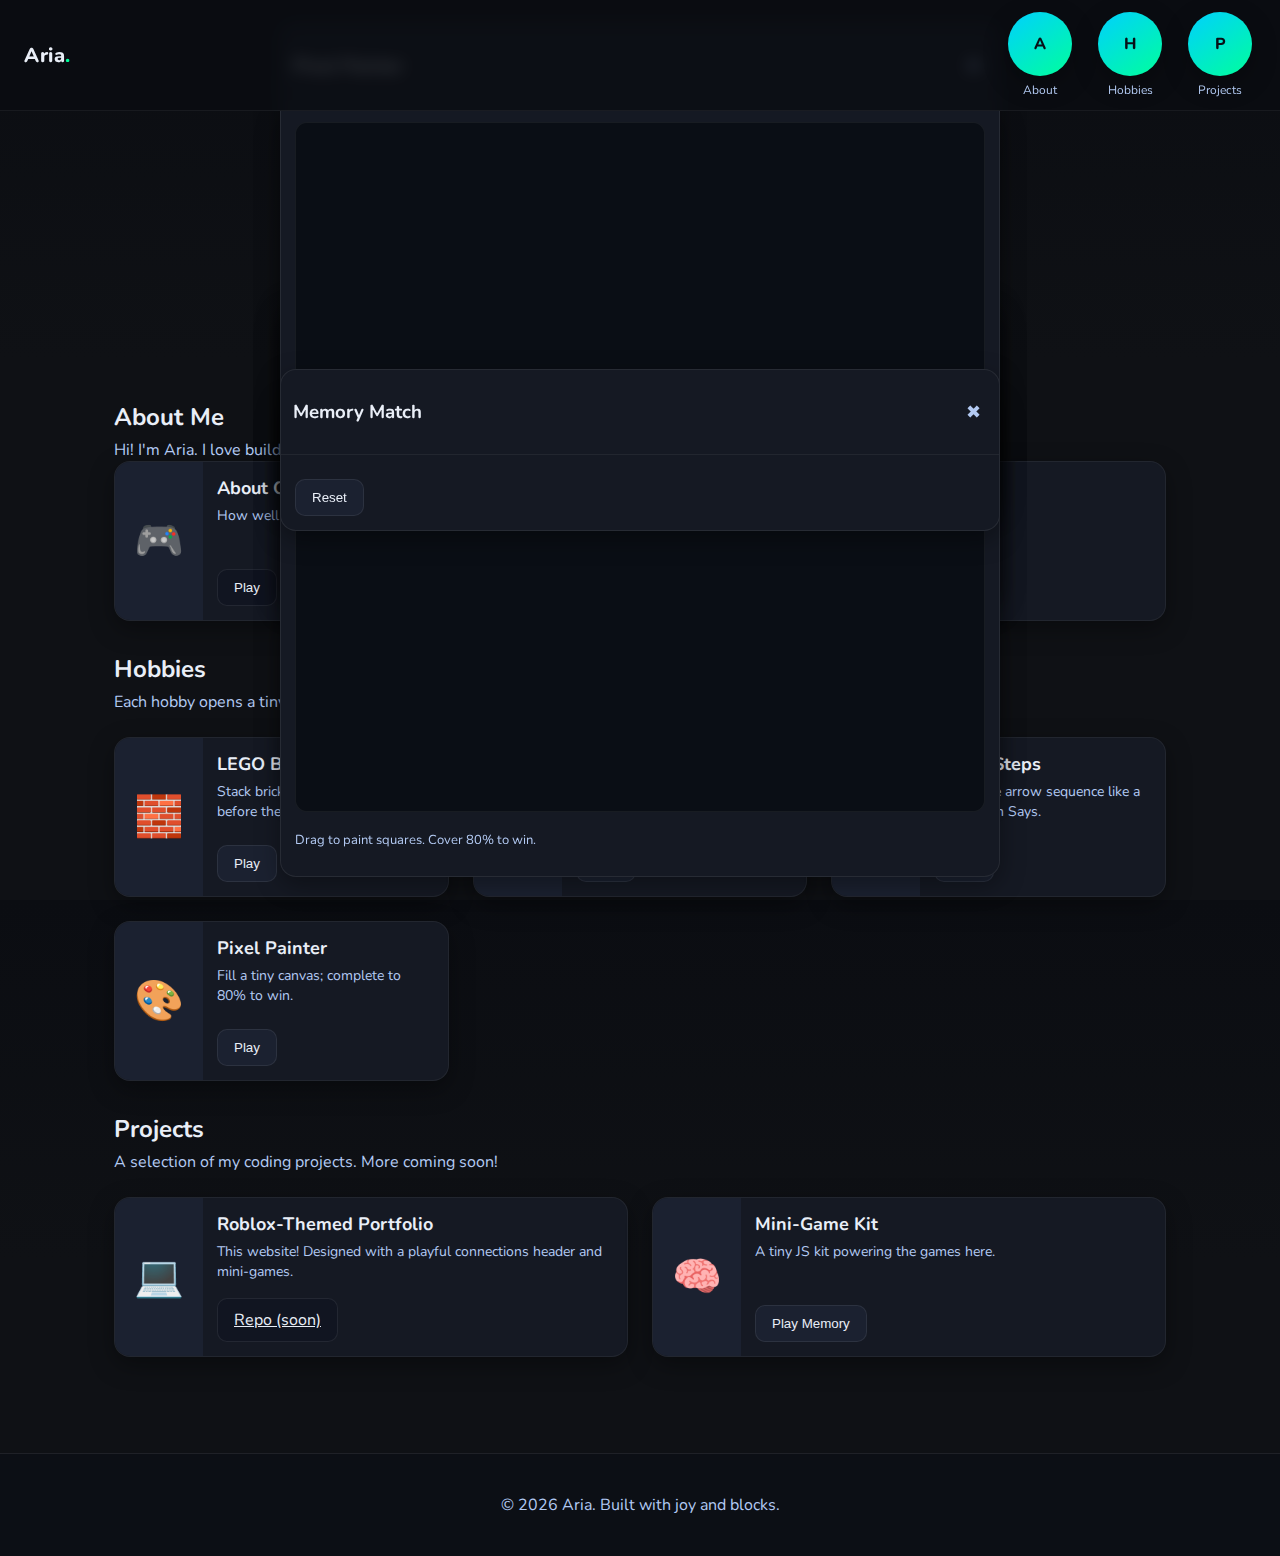
<file: index.html>
<!DOCTYPE html>
<html lang="en">
<head>
	<meta charset="UTF-8" />
	<meta name="viewport" content="width=device-width, initial-scale=1" />
	<title>Aria | Roblox-Themed Personal Site</title>
	<link rel="preconnect" href="https://fonts.googleapis.com" />
	<link rel="preconnect" href="https://fonts.gstatic.com" crossorigin />
	<link href="https://fonts.googleapis.com/css2?family=Nunito:wght@500;700;800&display=swap" rel="stylesheet" />
	<link rel="stylesheet" href="styles.css" />
</head>
<body>
	<header class="rbx-header">
		<div class="rbx-brand">Aria<span class="brand-dot">.</span></div>
		<nav class="rbx-nav" aria-label="Main">
			<ul>
				<li>
					<a class="conn" href="#about" data-target="about" aria-label="About Me">
						<span class="badge" aria-hidden="true">A</span>
						<span class="conn-label">About</span>
					</a>
				</li>
				<li>
					<a class="conn" href="#hobbies" data-target="hobbies" aria-label="Hobbies">
						<span class="badge" aria-hidden="true">H</span>
						<span class="conn-label">Hobbies</span>
					</a>
				</li>
				<li>
					<a class="conn" href="#projects" data-target="projects" aria-label="Projects">
						<span class="badge" aria-hidden="true">P</span>
						<span class="conn-label">Projects</span>
					</a>
				</li>
			</ul>
		</nav>
	</header>

	<main id="content" class="content">
		<section id="hero" class="hero" aria-labelledby="hero-title">
			<div class="hero-inner">
				<h1 id="hero-title">Welcome to Aria's Roblox World</h1>
				<p>Explore my world of coding, LEGO builds, swimming, dancing, and art.</p>
				<a class="btn btn-primary" href="#about">Start Exploring</a>
			</div>
		</section>

		<section id="about" class="panel" aria-labelledby="about-title">
			<div class="panel-header">
				<h2 id="about-title">About Me</h2>
				<p>Hi! I'm Aria. I love building things in code and in LEGO, and I enjoy swimming, dancing, and creating art.</p>
			</div>
			<div class="panel-body">
				<div class="card game">
					<div class="card-media emoji">🎮</div>
					<div class="card-content">
						<h3>About Quiz</h3>
						<p>How well did you read my intro? Take this quick 3-question quiz!</p>
						<button class="btn btn-secondary" data-open-modal="#about-quiz-modal">Play</button>
					</div>
				</div>
			</div>
		</section>

		<section id="hobbies" class="panel" aria-labelledby="hobbies-title">
			<div class="panel-header">
				<h2 id="hobbies-title">Hobbies</h2>
				<p>Each hobby opens a tiny Roblox-style mini-game.</p>
			</div>
			<div class="grid">
				<div class="card hobby" data-hobby="lego">
					<div class="card-media emoji">🧱</div>
					<div class="card-content">
						<h3>LEGO Builder</h3>
						<p>Stack bricks! Click to add bricks before the timer runs out.</p>
						<button class="btn" data-open-modal="#lego-game-modal">Play</button>
					</div>
				</div>
				<div class="card hobby" data-hobby="swim">
					<div class="card-media emoji">🏊‍♀️</div>
					<div class="card-content">
						<h3>Swim Start</h3>
						<p>Wait for "GO!" then click fast. A reaction-time challenge.</p>
						<button class="btn" data-open-modal="#swim-game-modal">Play</button>
					</div>
				</div>
				<div class="card hobby" data-hobby="dance">
					<div class="card-media emoji">🕺</div>
					<div class="card-content">
						<h3>Dance Steps</h3>
						<p>Repeat the arrow sequence like a mini Simon Says.</p>
						<button class="btn" data-open-modal="#dance-game-modal">Play</button>
					</div>
				</div>
				<div class="card hobby" data-hobby="art">
					<div class="card-media emoji">🎨</div>
					<div class="card-content">
						<h3>Pixel Painter</h3>
						<p>Fill a tiny canvas; complete to 80% to win.</p>
						<button class="btn" data-open-modal="#art-game-modal">Play</button>
					</div>
				</div>
			</div>
		</section>

		<section id="projects" class="panel" aria-labelledby="projects-title">
			<div class="panel-header">
				<h2 id="projects-title">Projects</h2>
				<p>A selection of my coding projects. More coming soon!</p>
			</div>
			<div class="grid">
				<article class="card project">
					<div class="card-media emoji">💻</div>
					<div class="card-content">
						<h3>Roblox-Themed Portfolio</h3>
						<p>This website! Designed with a playful connections header and mini-games.</p>
						<a class="btn btn-secondary" href="#" aria-disabled="true">Repo (soon)</a>
					</div>
				</article>
				<article class="card project">
					<div class="card-media emoji">🧠</div>
					<div class="card-content">
						<h3>Mini-Game Kit</h3>
						<p>A tiny JS kit powering the games here.</p>
						<button class="btn" data-open-modal="#memory-game-modal">Play Memory</button>
					</div>
				</article>
			</div>
		</section>
	</main>

	<footer class="rbx-footer">
		<p>© <span id="year"></span> Aria. Built with joy and blocks.</p>
	</footer>

	<!-- Modals -->
	<div id="modal-scrim" class="modal-scrim" hidden></div>

	<div id="about-quiz-modal" class="modal" role="dialog" aria-modal="true" aria-labelledby="about-quiz-title" hidden>
		<div class="modal-card">
			<header class="modal-header">
				<h3 id="about-quiz-title">About Quiz</h3>
				<button class="icon-btn" data-close-modal aria-label="Close">✖</button>
			</header>
			<div class="modal-body">
				<div id="quiz-container" class="quiz"></div>
			</div>
		</div>
	</div>

	<div id="lego-game-modal" class="modal" role="dialog" aria-modal="true" aria-labelledby="lego-game-title" hidden>
		<div class="modal-card">
			<header class="modal-header">
				<h3 id="lego-game-title">LEGO Builder</h3>
				<button class="icon-btn" data-close-modal aria-label="Close">✖</button>
			</header>
			<div class="modal-body">
				<canvas id="lego-canvas" width="320" height="240" class="game-canvas"></canvas>
				<p class="help">Click to add a brick. Build 20 bricks before 20 seconds!</p>
			</div>
		</div>
	</div>

	<div id="swim-game-modal" class="modal" role="dialog" aria-modal="true" aria-labelledby="swim-game-title" hidden>
		<div class="modal-card">
			<header class="modal-header">
				<h3 id="swim-game-title">Swim Start</h3>
				<button class="icon-btn" data-close-modal aria-label="Close">✖</button>
			</header>
			<div class="modal-body">
				<div class="reaction" id="reaction-panel" aria-live="polite">Wait for GO…</div>
				<button id="reaction-start" class="btn">Start</button>
			</div>
		</div>
	</div>

	<div id="dance-game-modal" class="modal" role="dialog" aria-modal="true" aria-labelledby="dance-game-title" hidden>
		<div class="modal-card">
			<header class="modal-header">
				<h3 id="dance-game-title">Dance Steps</h3>
				<button class="icon-btn" data-close-modal aria-label="Close">✖</button>
			</header>
			<div class="modal-body">
				<div id="dance-seq" class="dance-seq" aria-live="polite"></div>
				<div class="dance-controls">
					<button class="arrow" data-dir="←">←</button>
					<button class="arrow" data-dir="↑">↑</button>
					<button class="arrow" data-dir="→">→</button>
					<button class="arrow" data-dir="↓">↓</button>
				</div>
				<button id="dance-start" class="btn">Start Round</button>
			</div>
		</div>
	</div>

	<div id="art-game-modal" class="modal" role="dialog" aria-modal="true" aria-labelledby="art-game-title" hidden>
		<div class="modal-card">
			<header class="modal-header">
				<h3 id="art-game-title">Pixel Painter</h3>
				<button class="icon-btn" data-close-modal aria-label="Close">✖</button>
			</header>
			<div class="modal-body">
				<canvas id="art-canvas" width="240" height="240" class="game-canvas"></canvas>
				<p class="help">Drag to paint squares. Cover 80% to win.</p>
			</div>
		</div>
	</div>

	<div id="memory-game-modal" class="modal" role="dialog" aria-modal="true" aria-labelledby="memory-game-title" hidden>
		<div class="modal-card">
			<header class="modal-header">
				<h3 id="memory-game-title">Memory Match</h3>
				<button class="icon-btn" data-close-modal aria-label="Close">✖</button>
			</header>
			<div class="modal-body">
				<div id="memory-grid" class="memory-grid" aria-label="Memory game grid"></div>
				<button id="memory-reset" class="btn">Reset</button>
			</div>
		</div>
	</div>

	<script src="script.js"></script>
</body>
</html>
</file>
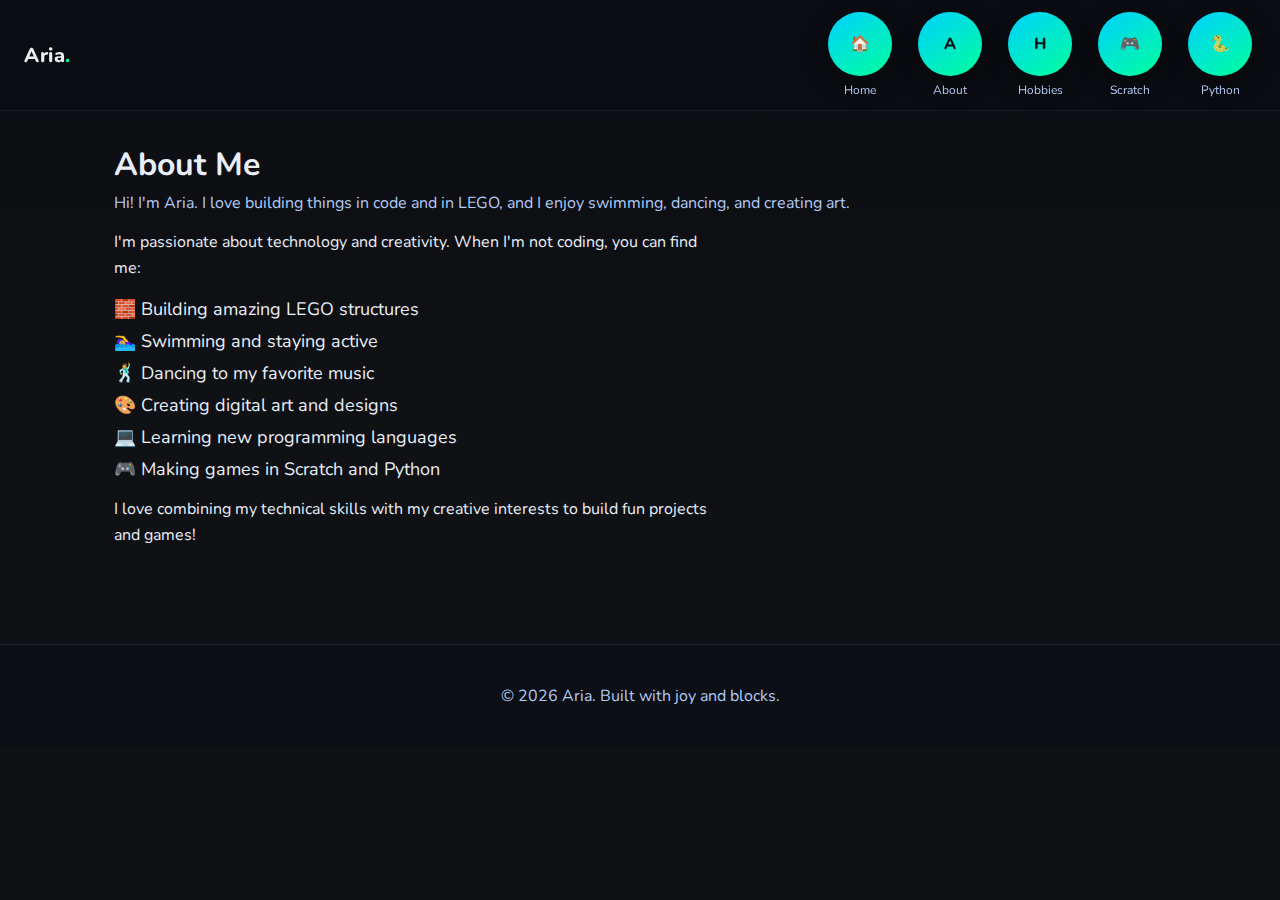
<file: about.html>
<!DOCTYPE html>
<html lang="en">
<head>
	<meta charset="UTF-8" />
	<meta name="viewport" content="width=device-width, initial-scale=1" />
	<title>About Aria | Roblox-Themed Personal Site</title>
	<link rel="preconnect" href="https://fonts.googleapis.com" />
	<link rel="preconnect" href="https://fonts.gstatic.com" crossorigin />
	<link href="https://fonts.googleapis.com/css2?family=Nunito:wght@500;700;800&display=swap" rel="stylesheet" />
	<link rel="stylesheet" href="styles.css" />
</head>
<body>
	<header class="rbx-header">
		<div class="rbx-brand">Aria<span class="brand-dot">.</span></div>
		<nav class="rbx-nav" aria-label="Main">
			<ul>
				<li>
					<a class="conn" href="index.html" aria-label="Home">
						<span class="badge" aria-hidden="true">🏠</span>
						<span class="conn-label">Home</span>
					</a>
				</li>
				<li>
					<a class="conn" href="about.html" aria-label="About Me">
						<span class="badge" aria-hidden="true">A</span>
						<span class="conn-label">About</span>
					</a>
				</li>
				<li>
					<a class="conn" href="hobbies.html" aria-label="Hobbies">
						<span class="badge" aria-hidden="true">H</span>
						<span class="conn-label">Hobbies</span>
					</a>
				</li>
				<li>
					<a class="conn" href="scratch.html" aria-label="Scratch Games">
						<span class="badge" aria-hidden="true">🎮</span>
						<span class="conn-label">Scratch</span>
					</a>
				</li>
				<li>
					<a class="conn" href="python.html" aria-label="Python">
						<span class="badge" aria-hidden="true">🐍</span>
						<span class="conn-label">Python</span>
					</a>
				</li>
			</ul>
		</nav>
	</header>

	<main id="content" class="content">
		<section class="panel" aria-labelledby="about-title">
			<div class="panel-header">
				<h1 id="about-title">About Me</h1>
				<p>Hi! I'm Aria. I love building things in code and in LEGO, and I enjoy swimming, dancing, and creating art.</p>
			</div>
			<div class="panel-body">
				<div class="about-content">
					<p>I'm passionate about technology and creativity. When I'm not coding, you can find me:</p>
					<ul>
						<li>🧱 Building amazing LEGO structures</li>
						<li>🏊‍♀️ Swimming and staying active</li>
						<li>🕺 Dancing to my favorite music</li>
						<li>🎨 Creating digital art and designs</li>
						<li>💻 Learning new programming languages</li>
						<li>🎮 Making games in Scratch and Python</li>
					</ul>
					<p>I love combining my technical skills with my creative interests to build fun projects and games!</p>
				</div>
			</div>
		</section>
	</main>

	<footer class="rbx-footer">
		<p>© <span id="year"></span> Aria. Built with joy and blocks.</p>
	</footer>


	<script src="script.js"></script>
</body>
</html>
</file>
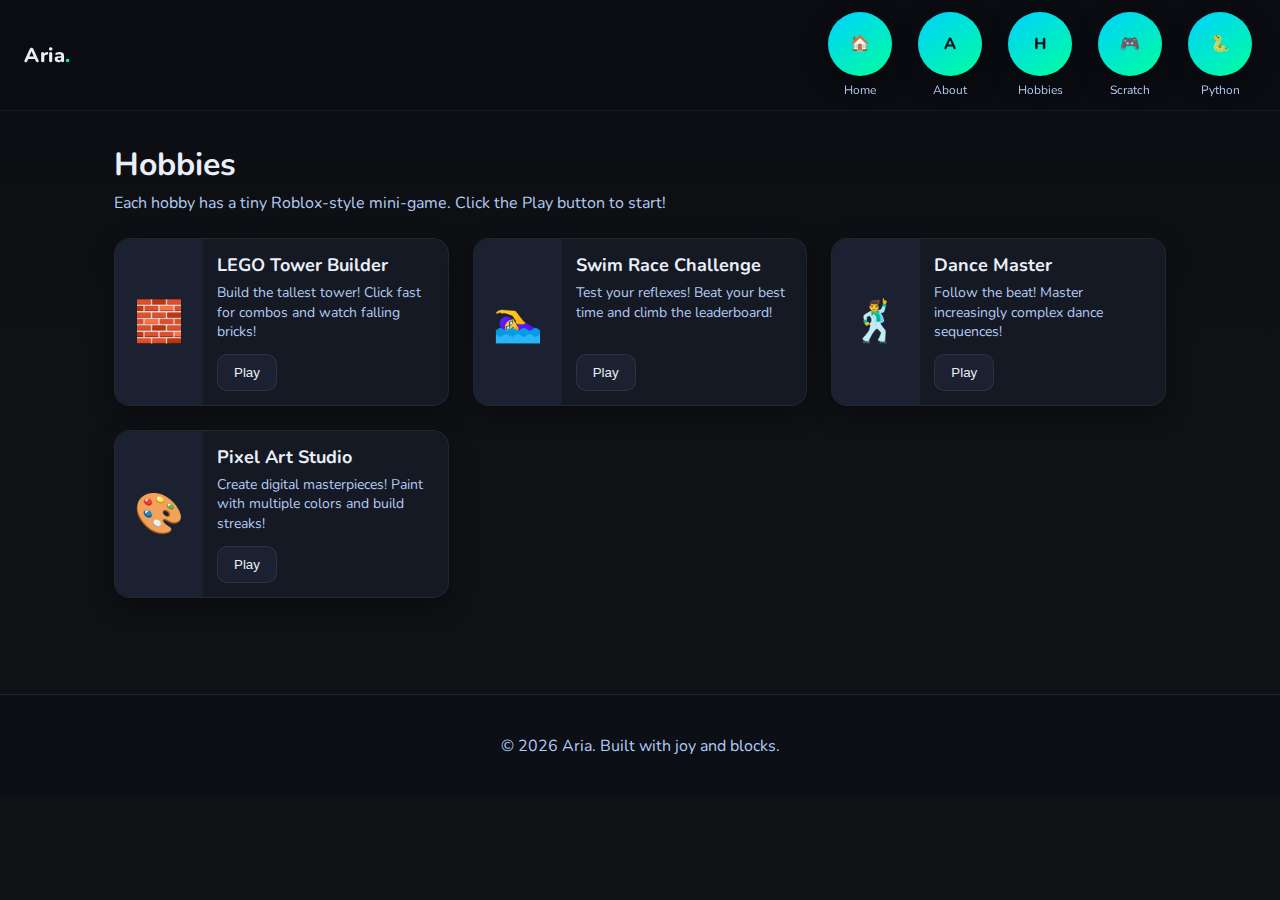
<file: hobbies.html>
<!DOCTYPE html>
<html lang="en">
<head>
	<meta charset="UTF-8" />
	<meta name="viewport" content="width=device-width, initial-scale=1" />
	<title>Hobbies | Aria's Roblox-Themed Personal Site</title>
	<link rel="preconnect" href="https://fonts.googleapis.com" />
	<link rel="preconnect" href="https://fonts.gstatic.com" crossorigin />
	<link href="https://fonts.googleapis.com/css2?family=Nunito:wght@500;700;800&display=swap" rel="stylesheet" />
	<link rel="stylesheet" href="styles.css" />
</head>
<body>
	<header class="rbx-header">
		<div class="rbx-brand">Aria<span class="brand-dot">.</span></div>
		<nav class="rbx-nav" aria-label="Main">
			<ul>
				<li>
					<a class="conn" href="index.html" aria-label="Home">
						<span class="badge" aria-hidden="true">🏠</span>
						<span class="conn-label">Home</span>
					</a>
				</li>
				<li>
					<a class="conn" href="about.html" aria-label="About Me">
						<span class="badge" aria-hidden="true">A</span>
						<span class="conn-label">About</span>
					</a>
				</li>
				<li>
					<a class="conn" href="hobbies.html" aria-label="Hobbies">
						<span class="badge" aria-hidden="true">H</span>
						<span class="conn-label">Hobbies</span>
					</a>
				</li>
				<li>
					<a class="conn" href="scratch.html" aria-label="Scratch Games">
						<span class="badge" aria-hidden="true">🎮</span>
						<span class="conn-label">Scratch</span>
					</a>
				</li>
				<li>
					<a class="conn" href="python.html" aria-label="Python">
						<span class="badge" aria-hidden="true">🐍</span>
						<span class="conn-label">Python</span>
					</a>
				</li>
			</ul>
		</nav>
	</header>

	<main id="content" class="content">
		<section class="panel" aria-labelledby="hobbies-title">
			<div class="panel-header">
				<h1 id="hobbies-title">Hobbies</h1>
				<p>Each hobby has a tiny Roblox-style mini-game. Click the Play button to start!</p>
			</div>
			<div class="grid">
				<div class="card hobby" data-hobby="lego">
					<div class="card-media emoji">🧱</div>
					<div class="card-content">
						<h3>LEGO Tower Builder</h3>
						<p>Build the tallest tower! Click fast for combos and watch falling bricks!</p>
						<button class="btn" id="lego-start">Play</button>
						<div id="lego-game" class="inline-game" style="display: none;">
							<canvas id="lego-canvas" width="320" height="200" class="game-canvas"></canvas>
							<p class="help">Click to add bricks! Build 25 bricks in 30 seconds. Fast clicks = combos!</p>
						</div>
					</div>
				</div>
				<div class="card hobby" data-hobby="swim">
					<div class="card-media emoji">🏊‍♀️</div>
					<div class="card-content">
						<h3>Swim Race Challenge</h3>
						<p>Test your reflexes! Beat your best time and climb the leaderboard!</p>
						<button class="btn" id="swim-start">Play</button>
						<div id="swim-game" class="inline-game" style="display: none;">
							<div class="reaction" id="reaction-panel" aria-live="polite">Ready to race? Click Start!</div>
							<button id="reaction-start-btn" class="btn">Start Race</button>
						</div>
					</div>
				</div>
				<div class="card hobby" data-hobby="dance">
					<div class="card-media emoji">🕺</div>
					<div class="card-content">
						<h3>Dance Master</h3>
						<p>Follow the beat! Master increasingly complex dance sequences!</p>
						<button class="btn" id="dance-start">Play</button>
						<div id="dance-game" class="inline-game" style="display: none;">
							<div id="dance-seq" class="dance-seq" aria-live="polite">Ready to dance? Click Start Round!</div>
							<div class="dance-controls">
								<button class="arrow" data-dir="←">←</button>
								<button class="arrow" data-dir="↑">↑</button>
								<button class="arrow" data-dir="→">→</button>
								<button class="arrow" data-dir="↓">↓</button>
							</div>
							<button id="dance-start-btn" class="btn">Start Round</button>
						</div>
					</div>
				</div>
				<div class="card hobby" data-hobby="art">
					<div class="card-media emoji">🎨</div>
					<div class="card-content">
						<h3>Pixel Art Studio</h3>
						<p>Create digital masterpieces! Paint with multiple colors and build streaks!</p>
						<button class="btn" id="art-start">Play</button>
						<div id="art-game" class="inline-game" style="display: none;">
							<canvas id="art-canvas" width="240" height="200" class="game-canvas"></canvas>
							<p class="help">Drag to paint! Right-click to change colors. Cover 75% to win!</p>
						</div>
					</div>
				</div>
			</div>
		</section>
	</main>

	<footer class="rbx-footer">
		<p>© <span id="year"></span> Aria. Built with joy and blocks.</p>
	</footer>


	<script src="hobbies.js"></script>
</body>
</html>
</file>
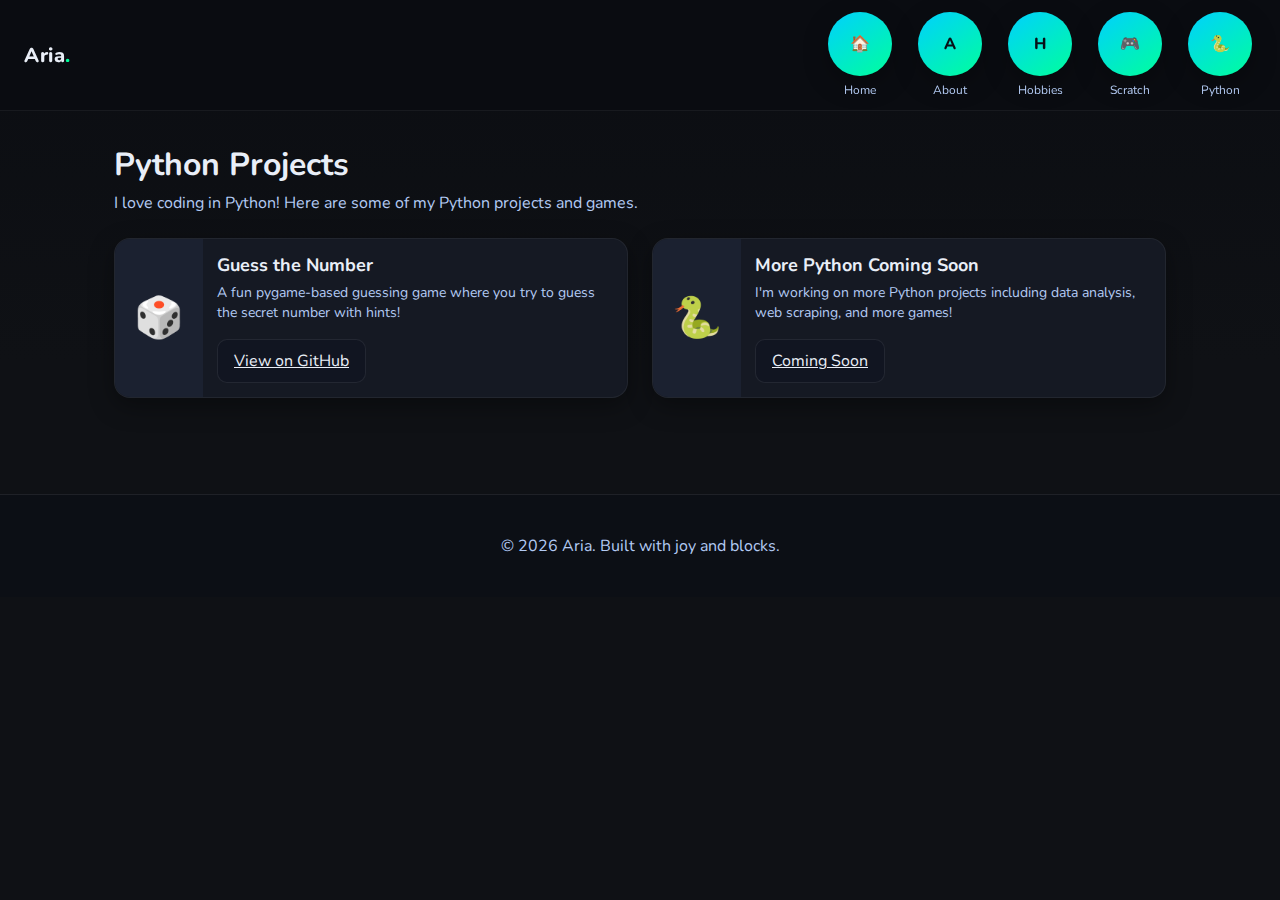
<file: python.html>
<!DOCTYPE html>
<html lang="en">
<head>
	<meta charset="UTF-8" />
	<meta name="viewport" content="width=device-width, initial-scale=1" />
	<title>Python | Aria's Roblox-Themed Personal Site</title>
	<link rel="preconnect" href="https://fonts.googleapis.com" />
	<link rel="preconnect" href="https://fonts.gstatic.com" crossorigin />
	<link href="https://fonts.googleapis.com/css2?family=Nunito:wght@500;700;800&display=swap" rel="stylesheet" />
	<link rel="stylesheet" href="styles.css" />
</head>
<body>
	<header class="rbx-header">
		<div class="rbx-brand">Aria<span class="brand-dot">.</span></div>
		<nav class="rbx-nav" aria-label="Main">
			<ul>
				<li>
					<a class="conn" href="index.html" aria-label="Home">
						<span class="badge" aria-hidden="true">🏠</span>
						<span class="conn-label">Home</span>
					</a>
				</li>
				<li>
					<a class="conn" href="about.html" aria-label="About Me">
						<span class="badge" aria-hidden="true">A</span>
						<span class="conn-label">About</span>
					</a>
				</li>
				<li>
					<a class="conn" href="hobbies.html" aria-label="Hobbies">
						<span class="badge" aria-hidden="true">H</span>
						<span class="conn-label">Hobbies</span>
					</a>
				</li>
				<li>
					<a class="conn" href="scratch.html" aria-label="Scratch Games">
						<span class="badge" aria-hidden="true">🎮</span>
						<span class="conn-label">Scratch</span>
					</a>
				</li>
				<li>
					<a class="conn" href="python.html" aria-label="Python">
						<span class="badge" aria-hidden="true">🐍</span>
						<span class="conn-label">Python</span>
					</a>
				</li>
			</ul>
		</nav>
	</header>

	<main id="content" class="content">
		<section class="panel" aria-labelledby="python-title">
			<div class="panel-header">
				<h1 id="python-title">Python Projects</h1>
				<p>I love coding in Python! Here are some of my Python projects and games.</p>
			</div>
			<div class="grid">
				<article class="card project">
					<div class="card-media emoji">🎲</div>
					<div class="card-content">
						<h3>Guess the Number</h3>
						<p>A fun pygame-based guessing game where you try to guess the secret number with hints!</p>
						<a class="btn btn-secondary" href="https://github.com/ariagoyal/guessthenumber" target="_blank" rel="noopener">View on GitHub</a>
					</div>
				</article>
				<article class="card project">
					<div class="card-media emoji">🐍</div>
					<div class="card-content">
						<h3>More Python Coming Soon</h3>
						<p>I'm working on more Python projects including data analysis, web scraping, and more games!</p>
						<a class="btn btn-secondary" href="#" aria-disabled="true">Coming Soon</a>
					</div>
				</article>
			</div>
		</section>
	</main>

	<footer class="rbx-footer">
		<p>© <span id="year"></span> Aria. Built with joy and blocks.</p>
	</footer>

	<script src="script.js"></script>
</body>
</html>
</file>
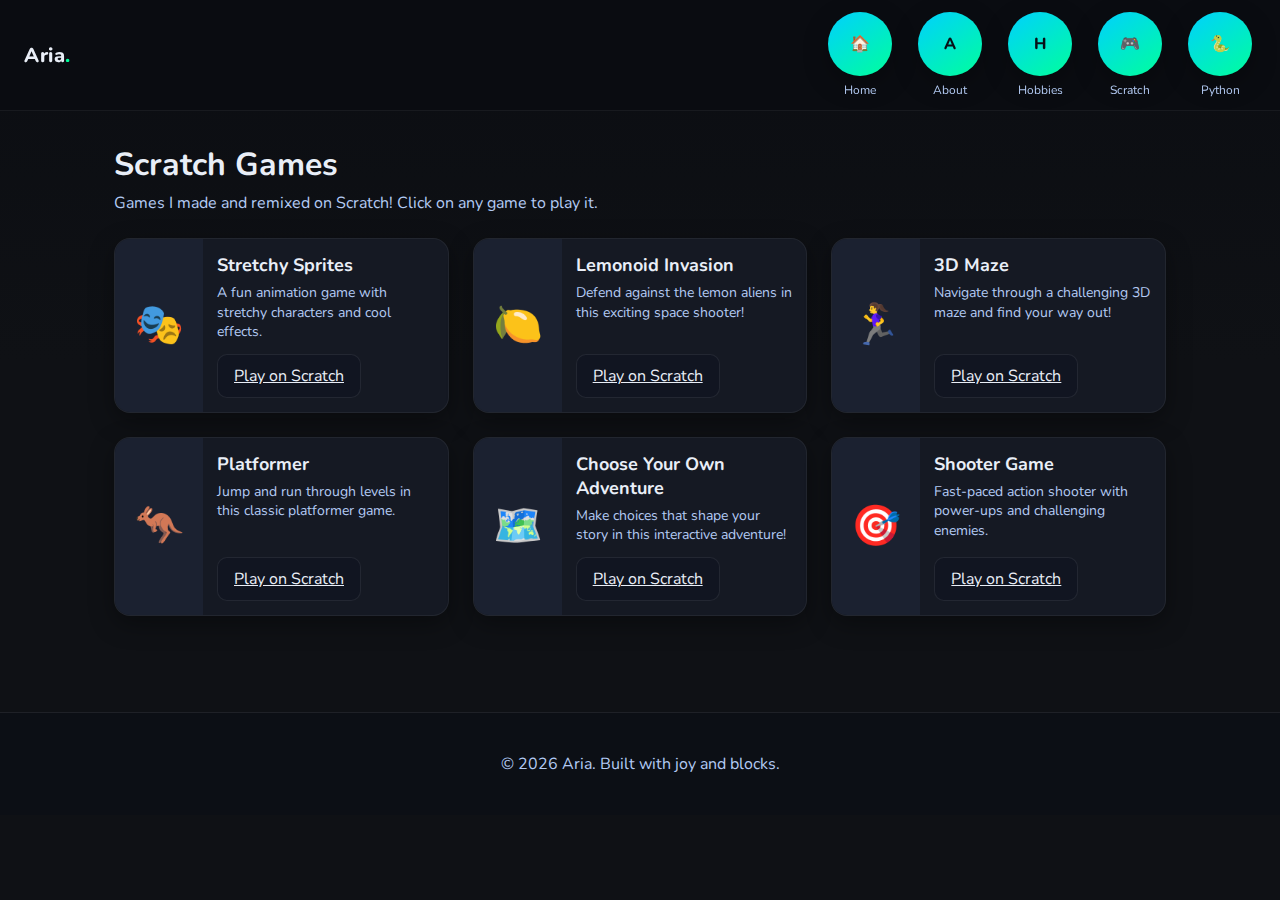
<file: scratch.html>
<!DOCTYPE html>
<html lang="en">
<head>
	<meta charset="UTF-8" />
	<meta name="viewport" content="width=device-width, initial-scale=1" />
	<title>Scratch Games | Aria's Roblox-Themed Personal Site</title>
	<link rel="preconnect" href="https://fonts.googleapis.com" />
	<link rel="preconnect" href="https://fonts.gstatic.com" crossorigin />
	<link href="https://fonts.googleapis.com/css2?family=Nunito:wght@500;700;800&display=swap" rel="stylesheet" />
	<link rel="stylesheet" href="styles.css" />
</head>
<body>
	<header class="rbx-header">
		<div class="rbx-brand">Aria<span class="brand-dot">.</span></div>
		<nav class="rbx-nav" aria-label="Main">
			<ul>
				<li>
					<a class="conn" href="index.html" aria-label="Home">
						<span class="badge" aria-hidden="true">🏠</span>
						<span class="conn-label">Home</span>
					</a>
				</li>
				<li>
					<a class="conn" href="about.html" aria-label="About Me">
						<span class="badge" aria-hidden="true">A</span>
						<span class="conn-label">About</span>
					</a>
				</li>
				<li>
					<a class="conn" href="hobbies.html" aria-label="Hobbies">
						<span class="badge" aria-hidden="true">H</span>
						<span class="conn-label">Hobbies</span>
					</a>
				</li>
				<li>
					<a class="conn" href="scratch.html" aria-label="Scratch Games">
						<span class="badge" aria-hidden="true">🎮</span>
						<span class="conn-label">Scratch</span>
					</a>
				</li>
				<li>
					<a class="conn" href="python.html" aria-label="Python">
						<span class="badge" aria-hidden="true">🐍</span>
						<span class="conn-label">Python</span>
					</a>
				</li>
			</ul>
		</nav>
	</header>

	<main id="content" class="content">
		<section class="panel" aria-labelledby="scratch-title">
			<div class="panel-header">
				<h1 id="scratch-title">Scratch Games</h1>
				<p>Games I made and remixed on Scratch! Click on any game to play it.</p>
			</div>
			<div class="grid">
				<article class="card project">
					<div class="card-media emoji">🎭</div>
					<div class="card-content">
						<h3>Stretchy Sprites</h3>
						<p>A fun animation game with stretchy characters and cool effects.</p>
						<a class="btn btn-secondary" href="https://scratch.mit.edu/projects/1172395015" target="_blank" rel="noopener">Play on Scratch</a>
					</div>
				</article>
				<article class="card project">
					<div class="card-media emoji">🍋</div>
					<div class="card-content">
						<h3>Lemonoid Invasion</h3>
						<p>Defend against the lemon aliens in this exciting space shooter!</p>
						<a class="btn btn-secondary" href="https://scratch.mit.edu/projects/1183283453" target="_blank" rel="noopener">Play on Scratch</a>
					</div>
				</article>
				<article class="card project">
					<div class="card-media emoji">🏃‍♀️</div>
					<div class="card-content">
						<h3>3D Maze</h3>
						<p>Navigate through a challenging 3D maze and find your way out!</p>
						<a class="btn btn-secondary" href="https://scratch.mit.edu/projects/1159259989" target="_blank" rel="noopener">Play on Scratch</a>
					</div>
				</article>
				<article class="card project">
					<div class="card-media emoji">🦘</div>
					<div class="card-content">
						<h3>Platformer</h3>
						<p>Jump and run through levels in this classic platformer game.</p>
						<a class="btn btn-secondary" href="https://scratch.mit.edu/projects/1176866912" target="_blank" rel="noopener">Play on Scratch</a>
					</div>
				</article>
				<article class="card project">
					<div class="card-media emoji">🗺️</div>
					<div class="card-content">
						<h3>Choose Your Own Adventure</h3>
						<p>Make choices that shape your story in this interactive adventure!</p>
						<a class="btn btn-secondary" href="https://scratch.mit.edu/projects/1142365433" target="_blank" rel="noopener">Play on Scratch</a>
					</div>
				</article>
				<article class="card project">
					<div class="card-media emoji">🎯</div>
					<div class="card-content">
						<h3>Shooter Game</h3>
						<p>Fast-paced action shooter with power-ups and challenging enemies.</p>
						<a class="btn btn-secondary" href="https://scratch.mit.edu/projects/1160352628" target="_blank" rel="noopener">Play on Scratch</a>
					</div>
				</article>
			</div>
		</section>
	</main>

	<footer class="rbx-footer">
		<p>© <span id="year"></span> Aria. Built with joy and blocks.</p>
	</footer>

	<script src="script.js"></script>
</body>
</html>
</file>
<file: styles.css>
:root {
	--rbx-bg: #0f1115;
	--rbx-card: #151923;
	--rbx-elev: #1b2130;
	--rbx-text: #e9eef7;
	--rbx-sub: #b3caf3;
	--rbx-accent: #00ff9c;
	--rbx-accent-2: #00d0ff;
	--rbx-danger: #ff4d6d;
	--radius: 16px;
	--radius-sm: 12px;
	--shadow: 0 8px 24px rgba(0,0,0,0.35);
}

* { box-sizing: border-box; }
html, body { height: 100%; }
body {
	margin: 0;
	font-family: 'Nunito', system-ui, -apple-system, Segoe UI, Roboto, Arial, sans-serif;
	color: var(--rbx-text);
	background: linear-gradient(180deg, #0b0d12, #0f1115 40%);
}

.rbx-header {
	position: sticky;
	top: 0;
	z-index: 50;
	display: flex;
	align-items: center;
	justify-content: space-between;
	padding: 12px 24px;
	background: rgba(10,12,18,0.8);
	backdrop-filter: blur(8px);
	border-bottom: 1px solid rgba(255,255,255,0.06);
}
.rbx-brand { font-weight: 800; letter-spacing: 0.5px; font-size: 20px; }
.brand-dot { color: var(--rbx-accent); }

.rbx-nav ul { list-style: none; display: flex; gap: 18px; margin: 0; padding: 0; }
.conn {
	display: grid; place-items: center; text-decoration: none; color: var(--rbx-text);
	width: 72px; position: relative;
}
.conn .badge {
	width: 64px; height: 64px; border-radius: 50%; display: grid; place-items: center;
	background: linear-gradient(145deg, var(--rbx-accent-2), var(--rbx-accent));
	color: #081017; font-weight: 800; box-shadow: var(--shadow);
}
.conn .conn-label { margin-top: 6px; color: var(--rbx-sub); font-size: 12px; }
.conn:focus .badge, .conn:hover .badge { transform: translateY(-2px) scale(1.03); transition: transform 160ms; }

.hero { padding: 72px 24px 48px; }
.hero-inner { max-width: 1000px; margin: 0 auto; text-align: center; }
.hero h1 { font-size: 40px; margin: 0 0 8px; }
.hero p { margin: 0 0 32px; color: var(--rbx-sub); }

.nav-cards { display: grid; grid-template-columns: repeat(auto-fit, minmax(280px, 1fr)); gap: 18px; margin-top: 32px; }
.nav-card { text-decoration: none; color: inherit; transition: transform 160ms, box-shadow 160ms; }
.nav-card:hover { transform: translateY(-4px); box-shadow: 0 12px 32px rgba(0,0,0,0.4); }

.btn { background: var(--rbx-elev); color: var(--rbx-text); border: 1px solid rgba(255,255,255,0.08); padding: 10px 16px; border-radius: 10px; cursor: pointer; }
.btn:hover { border-color: var(--rbx-accent); }
.btn-primary { background: linear-gradient(145deg, var(--rbx-accent-2), var(--rbx-accent)); color: #081017; font-weight: 800; }
.btn-secondary { background: #111521; }
.icon-btn { background: transparent; color: var(--rbx-sub); border: 0; font-size: 18px; cursor: pointer; }

.content { max-width: 1100px; margin: 0 auto; padding: 0 24px 64px; }
.panel { margin: 32px 0; }
.panel-header h1, .panel-header h2 { margin: 0 0 6px; }
.panel-header p { margin: 0; color: var(--rbx-sub); }

.about-content { max-width: 600px; }
.about-content ul { list-style: none; padding: 0; margin: 16px 0; }
.about-content li { margin: 8px 0; font-size: 18px; }
.about-content p { margin: 16px 0; line-height: 1.6; }

.grid { display: grid; grid-template-columns: repeat(auto-fit, minmax(280px, 1fr)); gap: 24px; margin-top: 24px; }
.card {
	background: var(--rbx-card); border: 1px solid rgba(255,255,255,0.06);
	border-radius: var(--radius); box-shadow: var(--shadow); overflow: hidden; 
	display: grid; grid-template-columns: 88px 1fr; min-height: 160px;
	transition: transform 0.2s ease, box-shadow 0.2s ease;
}
.card:hover {
	transform: translateY(-2px);
	box-shadow: 0 12px 32px rgba(0,0,0,0.4);
}
.card-media { display: grid; place-items: center; background: var(--rbx-elev); }
.card-media.emoji { font-size: 40px; }
.card-content { padding: 14px; display: flex; flex-direction: column; }
.card-content h3 { margin: 0 0 6px; font-size: 18px; }
.card-content p { margin: 0 0 12px; color: var(--rbx-sub); font-size: 14px; line-height: 1.4; flex: 1; }
.card-content .btn { margin-top: auto; align-self: flex-start; }

.inline-game { 
	margin-top: 16px; 
	padding: 16px;
	background: var(--rbx-elev);
	border-radius: var(--radius-sm);
	border: 1px solid rgba(255,255,255,0.08);
	animation: slideDown 0.3s ease-out;
}
@keyframes slideDown {
	from { opacity: 0; transform: translateY(-10px); }
	to { opacity: 1; transform: translateY(0); }
}
.inline-game .game-canvas { 
	width: 100%; 
	max-width: 320px; 
	border-radius: var(--radius-sm);
}
.inline-game .help { 
	margin: 12px 0 0; 
	font-size: 13px; 
	color: var(--rbx-sub);
	text-align: center;
}

.rbx-footer { text-align: center; color: var(--rbx-sub); padding: 24px; border-top: 1px solid rgba(255,255,255,0.08); background: #0c0f15; }

/* Modals */
.modal-scrim { position: fixed; inset: 0; background: rgba(0,0,0,0.6); backdrop-filter: blur(2px); }
.modal { position: fixed; inset: 0; display: grid; place-items: center; }
.modal-card { width: min(720px, 92vw); background: var(--rbx-card); border: 1px solid rgba(255,255,255,0.08); border-radius: var(--radius); box-shadow: var(--shadow); overflow: hidden; }
.modal-header { display: flex; align-items: center; justify-content: space-between; padding: 10px 12px; border-bottom: 1px solid rgba(255,255,255,0.06); }
.modal-body { padding: 14px; }

.game-canvas { width: 100%; background: #0a0e15; border-radius: var(--radius-sm); border: 1px solid rgba(255,255,255,0.06); }
.help { color: var(--rbx-sub); font-size: 13px; }

/* Games */
.reaction { 
	height: 140px; 
	display: grid; 
	place-items: center; 
	background: linear-gradient(45deg, #0a1320, #1a2a40); 
	border: 2px solid rgba(255,255,255,0.1); 
	border-radius: var(--radius-sm); 
	margin-bottom: 16px; 
	font-weight: 800; 
	font-size: 16px;
	transition: all 0.3s ease;
	cursor: pointer;
}
.reaction:hover {
	border-color: var(--rbx-accent);
	transform: scale(1.02);
}

.dance-seq { 
	min-height: 50px; 
	display: flex; 
	align-items: center;
	justify-content: center;
	gap: 8px; 
	font-weight: 800; 
	margin-bottom: 16px; 
	padding: 12px;
	background: var(--rbx-elev);
	border-radius: var(--radius-sm);
	border: 1px solid rgba(255,255,255,0.08);
	font-size: 14px;
	text-align: center;
}
.dance-controls { 
	display: grid; 
	grid-template-columns: repeat(4, 1fr); 
	gap: 12px; 
	margin-bottom: 16px; 
}
.dance-controls .arrow { 
	padding: 16px; 
	border-radius: 12px; 
	border: 2px solid rgba(255,255,255,0.1); 
	background: linear-gradient(145deg, #121a27, #1a2332); 
	color: var(--rbx-text); 
	cursor: pointer; 
	font-size: 18px;
	font-weight: 800;
	transition: all 0.2s ease;
}
.dance-controls .arrow:hover {
	border-color: var(--rbx-accent);
	transform: translateY(-2px);
	box-shadow: 0 4px 12px rgba(0, 255, 156, 0.2);
}

.memory-grid { display: grid; grid-template-columns: repeat(4, 1fr); gap: 10px; margin-bottom: 10px; }
.memory-grid button { aspect-ratio: 1/1; border-radius: 10px; border: 1px solid rgba(255,255,255,0.1); background: #111826; color: transparent; cursor: pointer; font-weight: 800; }
.memory-grid button.revealed { background: linear-gradient(145deg, var(--rbx-accent-2), var(--rbx-accent)); color: #081017; }

@media (max-width: 640px) {
	.conn { width: 64px; }
	.conn .badge { width: 56px; height: 56px; }
	.hero h1 { font-size: 32px; }
	.card { grid-template-columns: 72px 1fr; }
}
</file>
